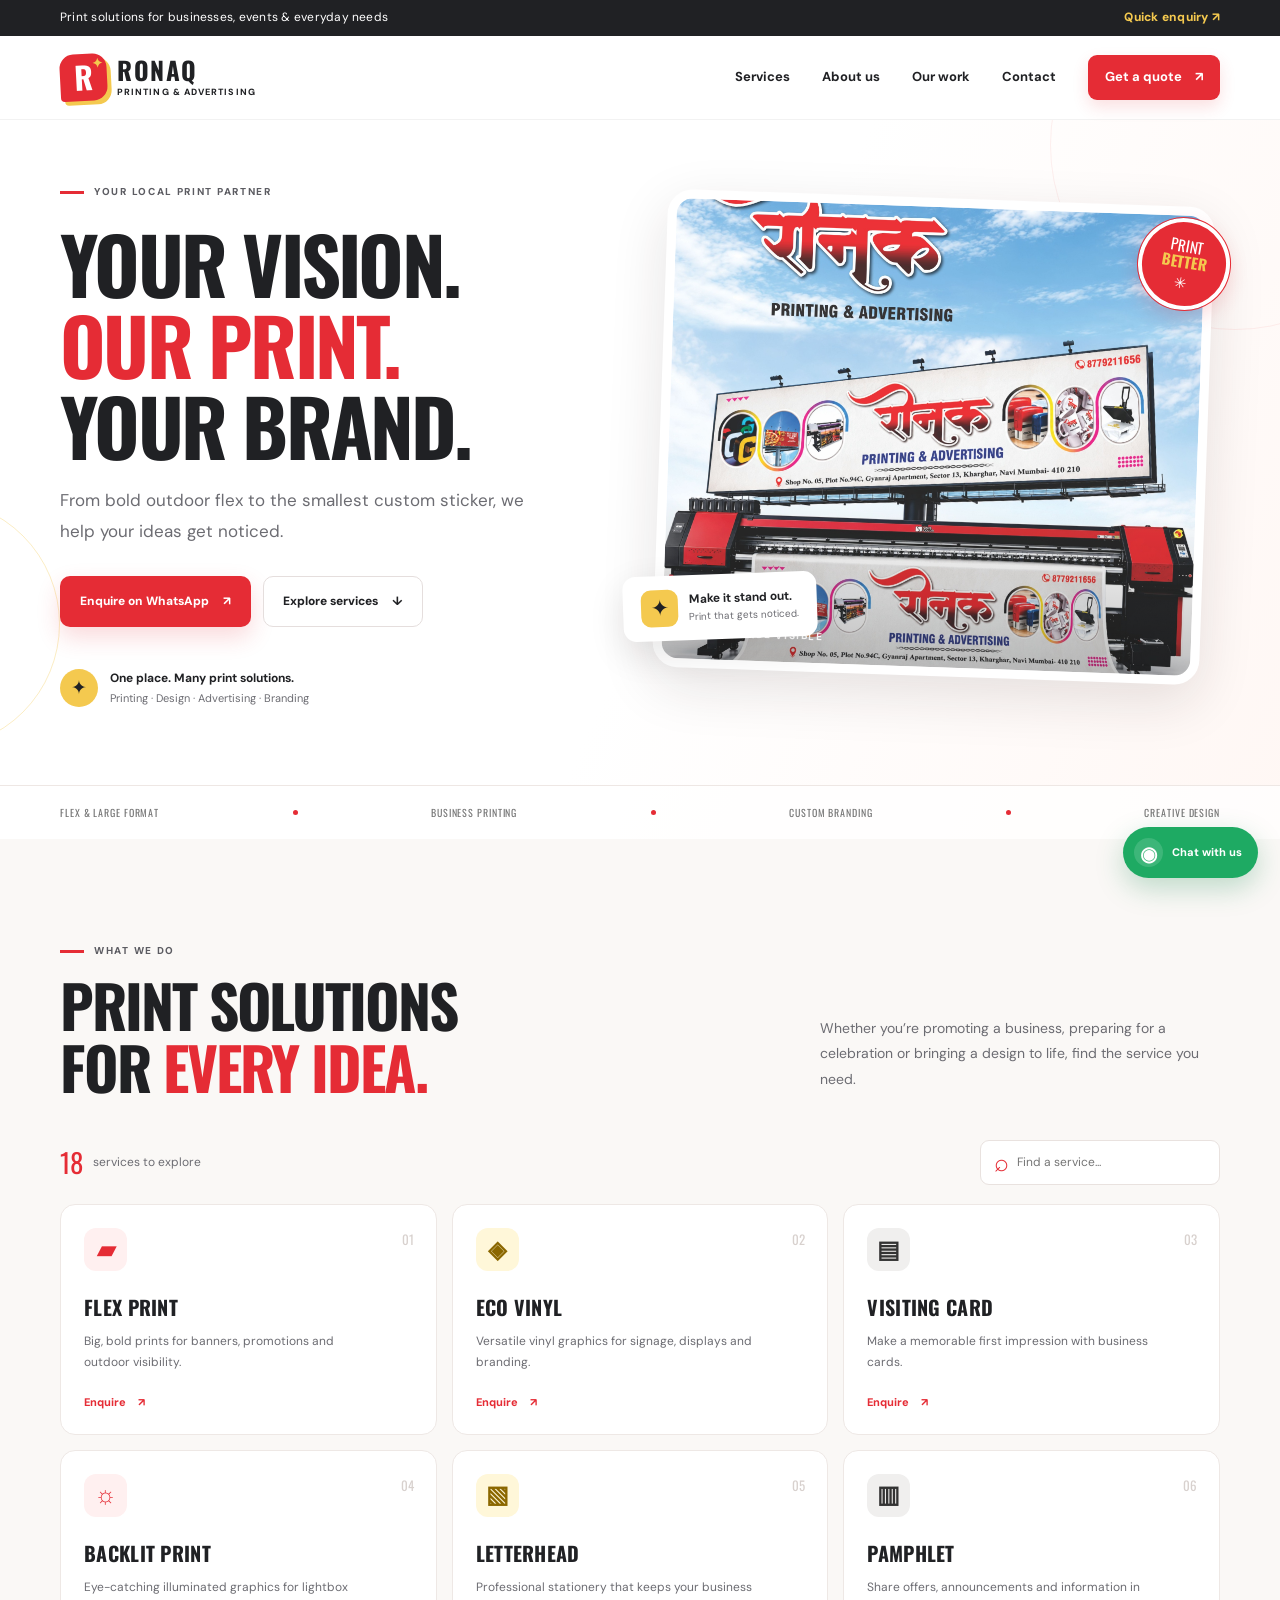
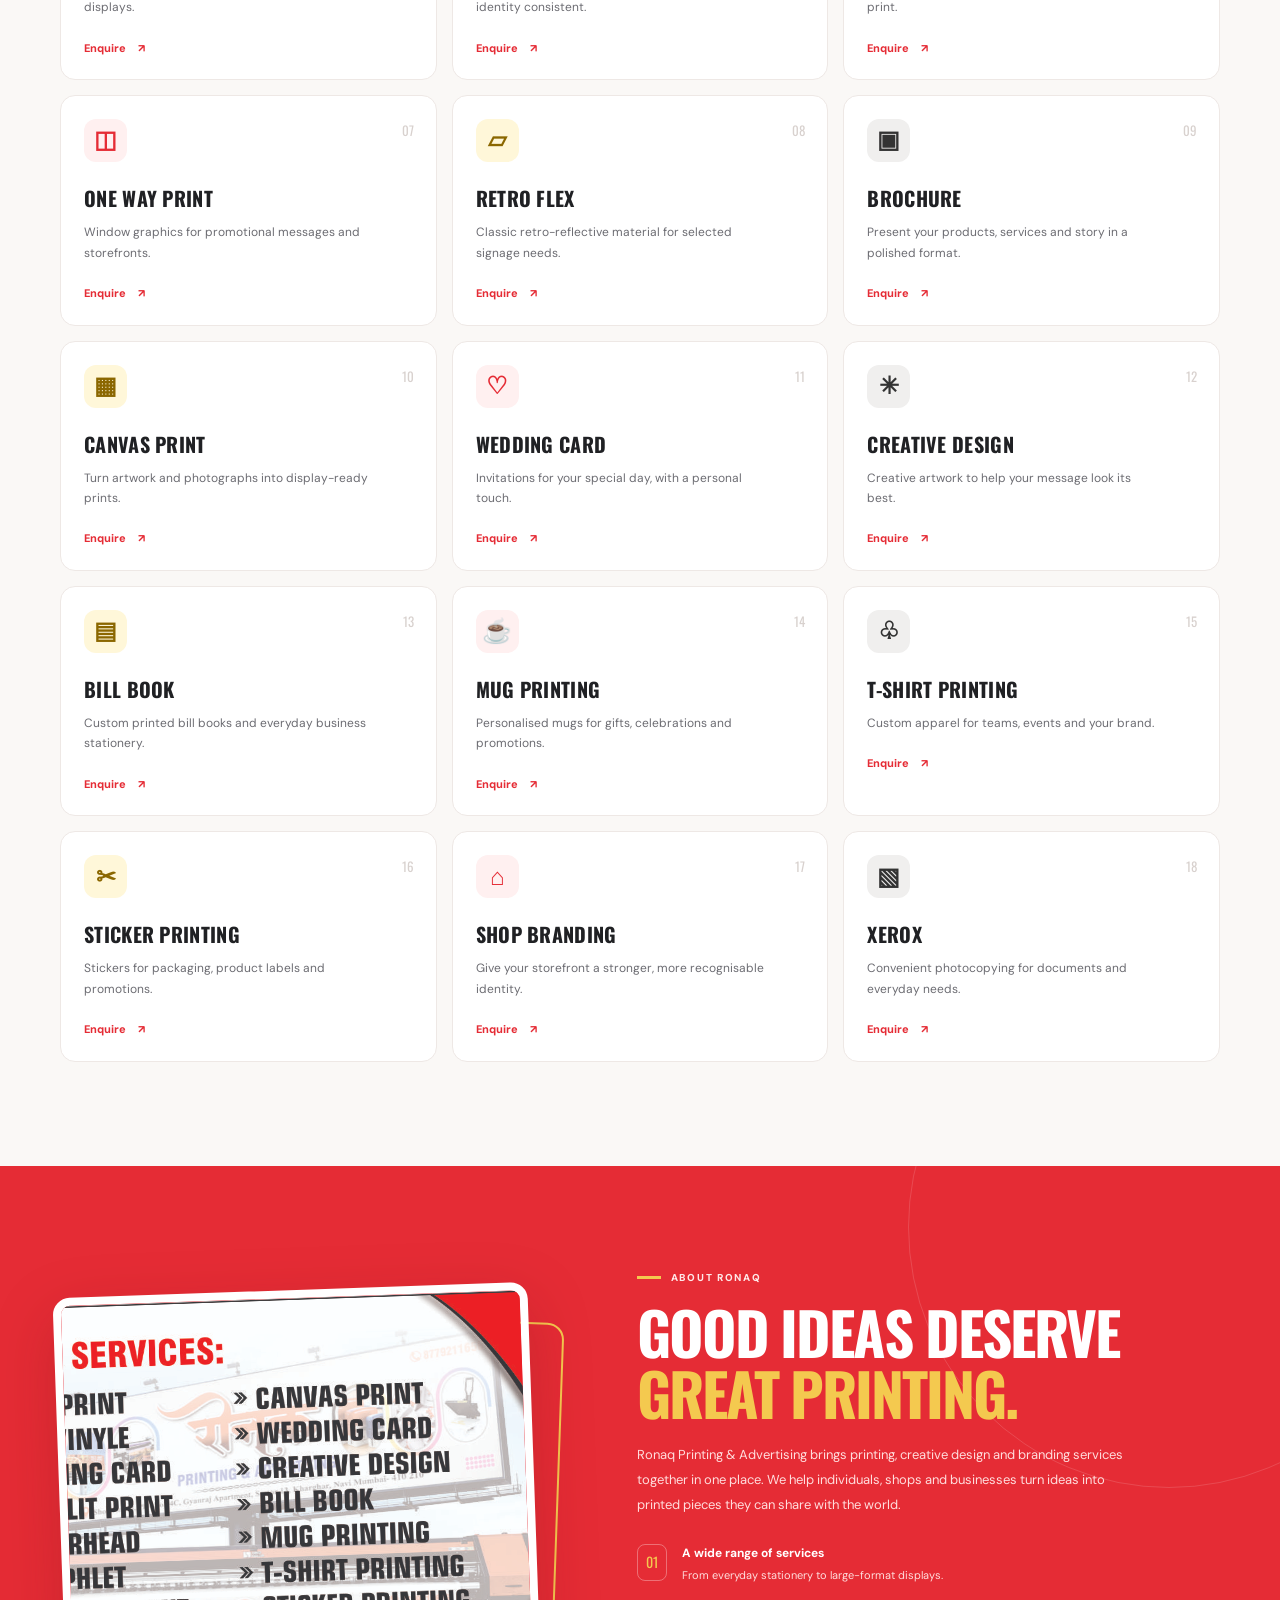
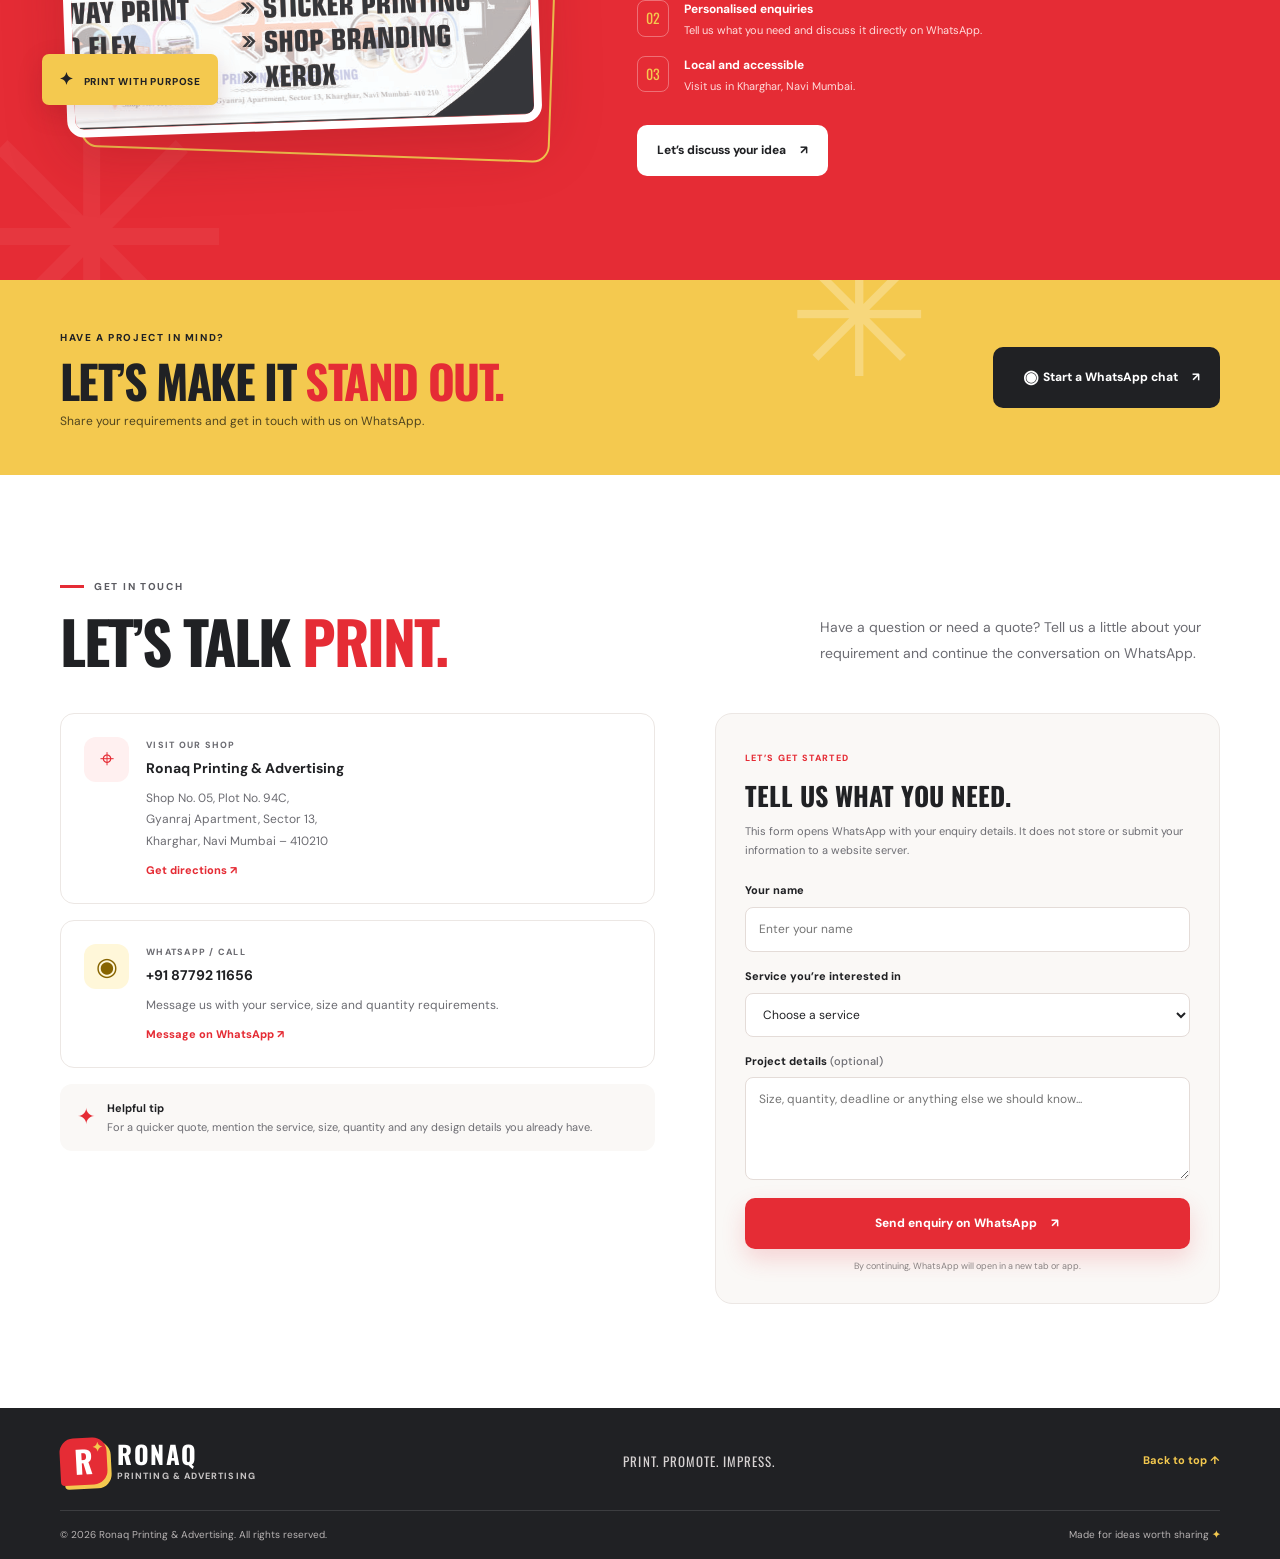
<file: index.html>
<!doctype html>
<html lang="en">
<head>
  <meta charset="utf-8">
  <meta name="viewport" content="width=device-width, initial-scale=1">
  <meta name="theme-color" content="#e52c35">
  <meta name="description" content="Ronaq Printing & Advertising in Kharghar, Navi Mumbai. Flex printing, visiting cards, shop branding, stickers, wedding cards and more. Enquire directly on WhatsApp.">
  <title>Ronaq Printing & Advertising | Print. Promote. Impress.</title>
  <link rel="preconnect" href="https://fonts.googleapis.com">
  <link rel="preconnect" href="https://fonts.gstatic.com" crossorigin>
  <link href="https://fonts.googleapis.com/css2?family=DM+Sans:wght@400;500;600;700;800&family=Oswald:wght@500;600;700&display=swap" rel="stylesheet">
  <link rel="stylesheet" href="styles.css">
</head>
<body>
  <div class="top-strip"><div class="container top-strip-inner"><span>Print solutions for businesses, events & everyday needs</span><a href="https://wa.me/918779211656?text=Hello%20Ronaq%2C%20I%27d%20like%20to%20enquire%20about%20your%20printing%20services." target="_blank" rel="noopener">Quick enquiry <span aria-hidden="true">↗</span></a></div></div>
  <header class="site-header" id="top">
    <div class="container nav-wrap">
      <a class="brand" href="#top" aria-label="Ronaq Printing and Advertising home"><span class="brand-mark">R<span class="brand-spark">✦</span></span><span class="brand-copy"><strong>RONAQ</strong><small>PRINTING &amp; ADVERTISING</small></span></a>
      <button class="menu-toggle" id="menuToggle" aria-label="Open navigation" aria-expanded="false"><span></span><span></span><span></span></button>
      <nav class="main-nav" id="mainNav" aria-label="Main navigation"><a href="#services">Services</a><a href="#about">About us</a><a href="#showcase">Our work</a><a href="#contact">Contact</a><a class="nav-cta" href="https://wa.me/918779211656" target="_blank" rel="noopener">Get a quote <span>↗</span></a></nav>
    </div>
  </header>

  <main>
    <section class="hero">
      <div class="hero-shape hero-shape-one"></div><div class="hero-shape hero-shape-two"></div>
      <div class="container hero-grid">
        <div class="hero-copy reveal">
          <div class="eyebrow"><span></span> YOUR LOCAL PRINT PARTNER</div>
          <h1>Your vision.<br><em>Our print.</em><br>Your brand.</h1>
          <p class="hero-lead">From bold outdoor flex to the smallest custom sticker, we help your ideas get noticed.</p>
          <div class="hero-actions"><a class="btn btn-primary" href="https://wa.me/918779211656?text=Hello%20Ronaq%2C%20I%27d%20like%20a%20printing%20quote.%20Please%20help%20me%20with%20your%20services." target="_blank" rel="noopener">Enquire on WhatsApp <span>↗</span></a><a class="btn btn-outline" href="#services">Explore services <span>↓</span></a></div>
          <div class="hero-proof"><div class="proof-icon">✦</div><div><strong>One place. Many print solutions.</strong><small>Printing · Design · Advertising · Branding</small></div></div>
        </div>
        <div class="hero-visual reveal" id="showcase">
          <div class="visual-frame"><img src="assets/printing-showcase.jpg" alt="Large-format printing and advertising showcase for Ronaq" fetchpriority="high"><div class="image-label"><span class="label-dot"></span><span>IDEAS MADE VISIBLE</span></div></div>
          <div class="floating-note"><span class="note-star">✦</span><span><strong>Make it stand out.</strong><small>Print that gets noticed.</small></span></div>
          <div class="visual-stamp">PRINT<br><b>BETTER</b><span>✳</span></div>
        </div>
      </div>
      <div class="hero-bottom"><div class="container hero-bottom-inner"><span>FLEX &amp; LARGE FORMAT</span><i></i><span>BUSINESS PRINTING</span><i></i><span>CUSTOM BRANDING</span><i></i><span>CREATIVE DESIGN</span></div></div>
    </section>

    <section class="services section-pad" id="services">
      <div class="container">
        <div class="section-heading reveal"><div><div class="eyebrow"><span></span> WHAT WE DO</div><h2>Print solutions<br>for <em>every idea.</em></h2></div><p>Whether you’re promoting a business, preparing for a celebration or bringing a design to life, find the service you need.</p></div>
        <div class="service-toolbar reveal"><div class="service-count"><span class="count-number">18</span><span>services to explore</span></div><label class="service-search"><span aria-hidden="true">⌕</span><input id="serviceSearch" type="search" placeholder="Find a service..." aria-label="Search services"></label></div>
        <div class="service-grid" id="serviceGrid">
          <article class="service-card reveal" data-name="Flex Print"><span class="service-icon icon-red">▰</span><span class="service-number">01</span><h3>Flex Print</h3><p>Big, bold prints for banners, promotions and outdoor visibility.</p><a href="#contact" data-service="Flex Print" class="service-link">Enquire <span>↗</span></a></article>
          <article class="service-card reveal" data-name="Eco Vinyl"><span class="service-icon icon-yellow">◈</span><span class="service-number">02</span><h3>Eco Vinyl</h3><p>Versatile vinyl graphics for signage, displays and branding.</p><a href="#contact" data-service="Eco Vinyl" class="service-link">Enquire <span>↗</span></a></article>
          <article class="service-card reveal" data-name="Visiting Card"><span class="service-icon icon-dark">▤</span><span class="service-number">03</span><h3>Visiting Card</h3><p>Make a memorable first impression with business cards.</p><a href="#contact" data-service="Visiting Card" class="service-link">Enquire <span>↗</span></a></article>
          <article class="service-card reveal" data-name="Backlit Print"><span class="service-icon icon-red">☼</span><span class="service-number">04</span><h3>Backlit Print</h3><p>Eye-catching illuminated graphics for lightbox displays.</p><a href="#contact" data-service="Backlit Print" class="service-link">Enquire <span>↗</span></a></article>
          <article class="service-card reveal" data-name="Letterhead"><span class="service-icon icon-yellow">▧</span><span class="service-number">05</span><h3>Letterhead</h3><p>Professional stationery that keeps your business identity consistent.</p><a href="#contact" data-service="Letterhead" class="service-link">Enquire <span>↗</span></a></article>
          <article class="service-card reveal" data-name="Pamphlet"><span class="service-icon icon-dark">▥</span><span class="service-number">06</span><h3>Pamphlet</h3><p>Share offers, announcements and information in print.</p><a href="#contact" data-service="Pamphlet" class="service-link">Enquire <span>↗</span></a></article>
          <article class="service-card reveal" data-name="One Way Print"><span class="service-icon icon-red">◫</span><span class="service-number">07</span><h3>One Way Print</h3><p>Window graphics for promotional messages and storefronts.</p><a href="#contact" data-service="One Way Print" class="service-link">Enquire <span>↗</span></a></article>
          <article class="service-card reveal" data-name="Retro Flex"><span class="service-icon icon-yellow">▱</span><span class="service-number">08</span><h3>Retro Flex</h3><p>Classic retro-reflective material for selected signage needs.</p><a href="#contact" data-service="Retro Flex" class="service-link">Enquire <span>↗</span></a></article>
          <article class="service-card reveal" data-name="Brochure"><span class="service-icon icon-dark">▣</span><span class="service-number">09</span><h3>Brochure</h3><p>Present your products, services and story in a polished format.</p><a href="#contact" data-service="Brochure" class="service-link">Enquire <span>↗</span></a></article>
          <article class="service-card reveal" data-name="Canvas Print"><span class="service-icon icon-yellow">▦</span><span class="service-number">10</span><h3>Canvas Print</h3><p>Turn artwork and photographs into display-ready prints.</p><a href="#contact" data-service="Canvas Print" class="service-link">Enquire <span>↗</span></a></article>
          <article class="service-card reveal" data-name="Wedding Card"><span class="service-icon icon-red">♡</span><span class="service-number">11</span><h3>Wedding Card</h3><p>Invitations for your special day, with a personal touch.</p><a href="#contact" data-service="Wedding Card" class="service-link">Enquire <span>↗</span></a></article>
          <article class="service-card reveal" data-name="Creative Design"><span class="service-icon icon-dark">✳</span><span class="service-number">12</span><h3>Creative Design</h3><p>Creative artwork to help your message look its best.</p><a href="#contact" data-service="Creative Design" class="service-link">Enquire <span>↗</span></a></article>
          <article class="service-card reveal" data-name="Bill Book"><span class="service-icon icon-yellow">▤</span><span class="service-number">13</span><h3>Bill Book</h3><p>Custom printed bill books and everyday business stationery.</p><a href="#contact" data-service="Bill Book" class="service-link">Enquire <span>↗</span></a></article>
          <article class="service-card reveal" data-name="Mug Printing"><span class="service-icon icon-red">☕</span><span class="service-number">14</span><h3>Mug Printing</h3><p>Personalised mugs for gifts, celebrations and promotions.</p><a href="#contact" data-service="Mug Printing" class="service-link">Enquire <span>↗</span></a></article>
          <article class="service-card reveal" data-name="T-Shirt Printing"><span class="service-icon icon-dark">♧</span><span class="service-number">15</span><h3>T-Shirt Printing</h3><p>Custom apparel for teams, events and your brand.</p><a href="#contact" data-service="T-Shirt Printing" class="service-link">Enquire <span>↗</span></a></article>
          <article class="service-card reveal" data-name="Sticker Printing"><span class="service-icon icon-yellow">✂</span><span class="service-number">16</span><h3>Sticker Printing</h3><p>Stickers for packaging, product labels and promotions.</p><a href="#contact" data-service="Sticker Printing" class="service-link">Enquire <span>↗</span></a></article>
          <article class="service-card reveal" data-name="Shop Branding"><span class="service-icon icon-red">⌂</span><span class="service-number">17</span><h3>Shop Branding</h3><p>Give your storefront a stronger, more recognisable identity.</p><a href="#contact" data-service="Shop Branding" class="service-link">Enquire <span>↗</span></a></article>
          <article class="service-card reveal" data-name="Xerox"><span class="service-icon icon-dark">▧</span><span class="service-number">18</span><h3>Xerox</h3><p>Convenient photocopying for documents and everyday needs.</p><a href="#contact" data-service="Xerox" class="service-link">Enquire <span>↗</span></a></article>
        </div>
        <p class="no-results" id="noResults" hidden>No services match that search. Try another keyword.</p>
      </div>
    </section>

    <section class="about section-pad" id="about">
      <div class="container about-grid"><div class="about-image reveal"><img src="assets/services-reference.jpg" alt="Ronaq's printing and advertising services reference artwork" loading="lazy"><div class="about-image-tag"><span>✦</span> PRINT WITH PURPOSE</div></div><div class="about-copy reveal"><div class="eyebrow eyebrow-light"><span></span> ABOUT RONAQ</div><h2>Good ideas deserve<br><em>great printing.</em></h2><p>Ronaq Printing &amp; Advertising brings printing, creative design and branding services together in one place. We help individuals, shops and businesses turn ideas into printed pieces they can share with the world.</p><div class="about-points"><div><span>01</span><p><strong>A wide range of services</strong><small>From everyday stationery to large-format displays.</small></p></div><div><span>02</span><p><strong>Personalised enquiries</strong><small>Tell us what you need and discuss it directly on WhatsApp.</small></p></div><div><span>03</span><p><strong>Local and accessible</strong><small>Visit us in Kharghar, Navi Mumbai.</small></p></div></div><a class="btn btn-white" href="https://wa.me/918779211656?text=Hello%20Ronaq%2C%20I%27d%20like%20to%20discuss%20a%20printing%20project." target="_blank" rel="noopener">Let’s discuss your idea <span>↗</span></a></div></div>
    </section>

    <section class="cta-band"><div class="container cta-inner"><div><span class="cta-kicker">HAVE A PROJECT IN MIND?</span><h2>Let’s make it <em>stand out.</em></h2><p>Share your requirements and get in touch with us on WhatsApp.</p></div><a class="btn btn-dark" href="https://wa.me/918779211656?text=Hello%20Ronaq%2C%20I%27d%20like%20to%20discuss%20a%20printing%20project.%20Please%20guide%20me." target="_blank" rel="noopener"><span class="wa-icon">◉</span> Start a WhatsApp chat <span>↗</span></a><div class="cta-spark">✳</div></div></section>

    <section class="contact section-pad" id="contact"><div class="container"><div class="section-heading contact-heading reveal"><div><div class="eyebrow"><span></span> GET IN TOUCH</div><h2>Let’s talk <em>print.</em></h2></div><p>Have a question or need a quote? Tell us a little about your requirement and continue the conversation on WhatsApp.</p></div><div class="contact-grid"><div class="contact-info reveal"><div class="contact-card"><span class="contact-icon">⌖</span><div><small>VISIT OUR SHOP</small><strong>Ronaq Printing &amp; Advertising</strong><p>Shop No. 05, Plot No. 94C,<br>Gyanraj Apartment, Sector 13,<br>Kharghar, Navi Mumbai – 410210</p><a href="https://www.google.com/maps/place/Ronaq+Printing+%26+Advertising/@19.045119,73.0701363,19z/data=!3m1!4b1!4m6!3m5!1s0x3be7c3212ff6cd13:0x23146d20b1e3acc3!8m2!3d19.0451177!4d73.07078!16s%2Fg%2F11zy0j0zl3?entry=ttu&g_ep=EgoyMDI2MTAxMy4wIKXMDSoASAFQAw%3D%3D" target="_blank" rel="noopener">Get directions ↗</a></div></div><div class="contact-card"><span class="contact-icon contact-icon-yellow">◉</span><div><small>WHATSAPP / CALL</small><strong>+91 87792 11656</strong><p>Message us with your service, size and quantity requirements.</p><a href="https://wa.me/918779211656?text=Hello%20Ronaq%2C%20I%27d%20like%20to%20make%20an%20enquiry." target="_blank" rel="noopener">Message on WhatsApp ↗</a></div></div><div class="contact-note"><span>✦</span><p><strong>Helpful tip</strong><br>For a quicker quote, mention the service, size, quantity and any design details you already have.</p></div></div>
        <form class="enquiry-form reveal" id="enquiryForm"><div class="form-heading"><span>LET’S GET STARTED</span><h3>Tell us what you need.</h3><p>This form opens WhatsApp with your enquiry details. It does not store or submit your information to a website server.</p></div><label for="customerName">Your name</label><input id="customerName" name="name" autocomplete="name" placeholder="Enter your name" required><label for="customerService">Service you’re interested in</label><select id="customerService" name="service" required><option value="">Choose a service</option><option>Flex Print</option><option>Eco Vinyl</option><option>Visiting Card</option><option>Backlit Print</option><option>Letterhead</option><option>Pamphlet</option><option>One Way Print</option><option>Retro Flex</option><option>Brochure</option><option>Canvas Print</option><option>Wedding Card</option><option>Creative Design</option><option>Bill Book</option><option>Mug Printing</option><option>T-Shirt Printing</option><option>Sticker Printing</option><option>Shop Branding</option><option>Xerox</option><option>Other / Not sure yet</option></select><label for="customerDetails">Project details <span>(optional)</span></label><textarea id="customerDetails" name="details" rows="4" placeholder="Size, quantity, deadline or anything else we should know..."></textarea><button class="btn btn-primary form-submit" type="submit">Send enquiry on WhatsApp <span>↗</span></button><p class="form-privacy">By continuing, WhatsApp will open in a new tab or app.</p></form></div></div></section>
  </main>

  <footer class="site-footer"><div class="container footer-main"><a class="brand brand-footer" href="#top"><span class="brand-mark">R<span class="brand-spark">✦</span></span><span class="brand-copy"><strong>RONAQ</strong><small>PRINTING &amp; ADVERTISING</small></span></a><p>Print. Promote. Impress.</p><a class="footer-top" href="#top">Back to top ↑</a></div><div class="container footer-bottom"><span>© <span id="year"></span> Ronaq Printing &amp; Advertising. All rights reserved.</span><span>Made for ideas worth sharing <b>✦</b></span></div></footer>
  <a class="floating-whatsapp" href="https://wa.me/918779211656?text=Hello%20Ronaq%2C%20I%27d%20like%20to%20enquire%20about%20your%20printing%20services." target="_blank" rel="noopener" aria-label="Chat with Ronaq on WhatsApp"><span class="wa-bubble">◉</span><span>Chat with us</span></a>
  <script src="script.js"></script>
</body>
</html>
</file>
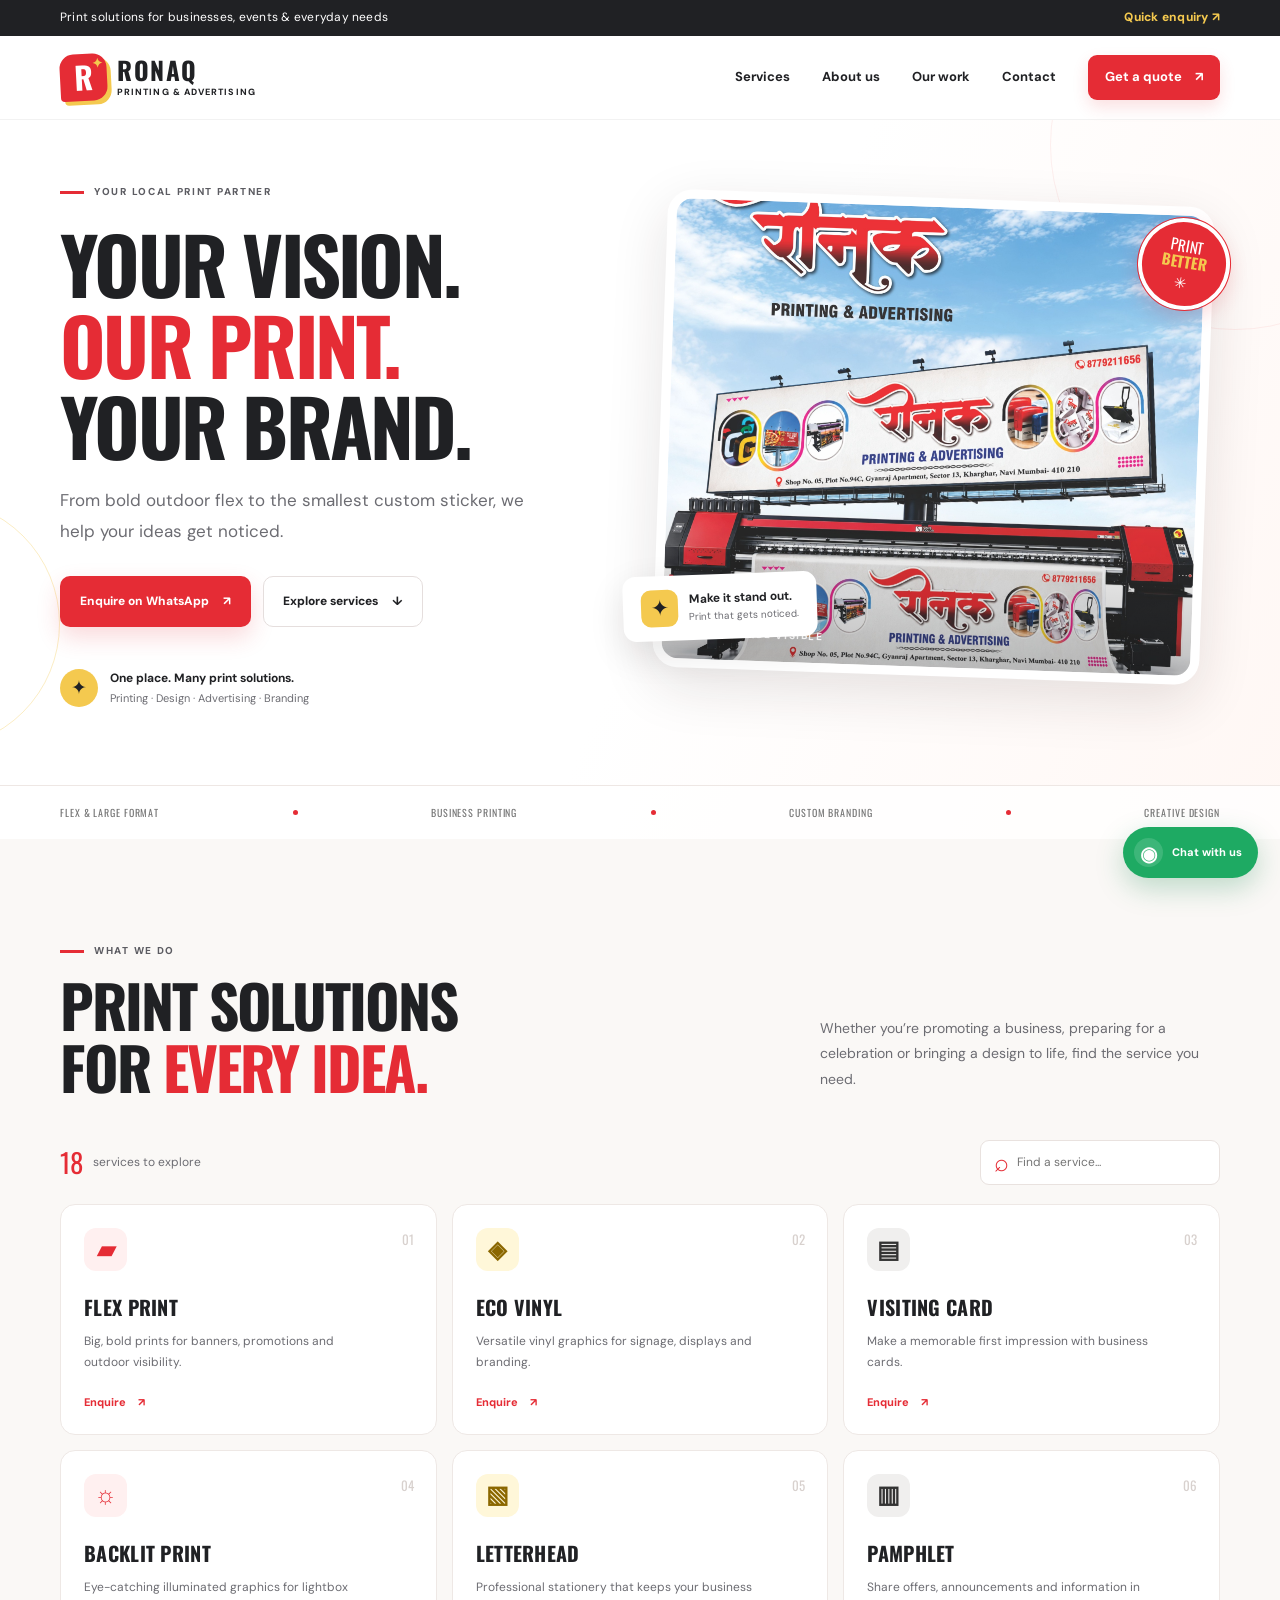
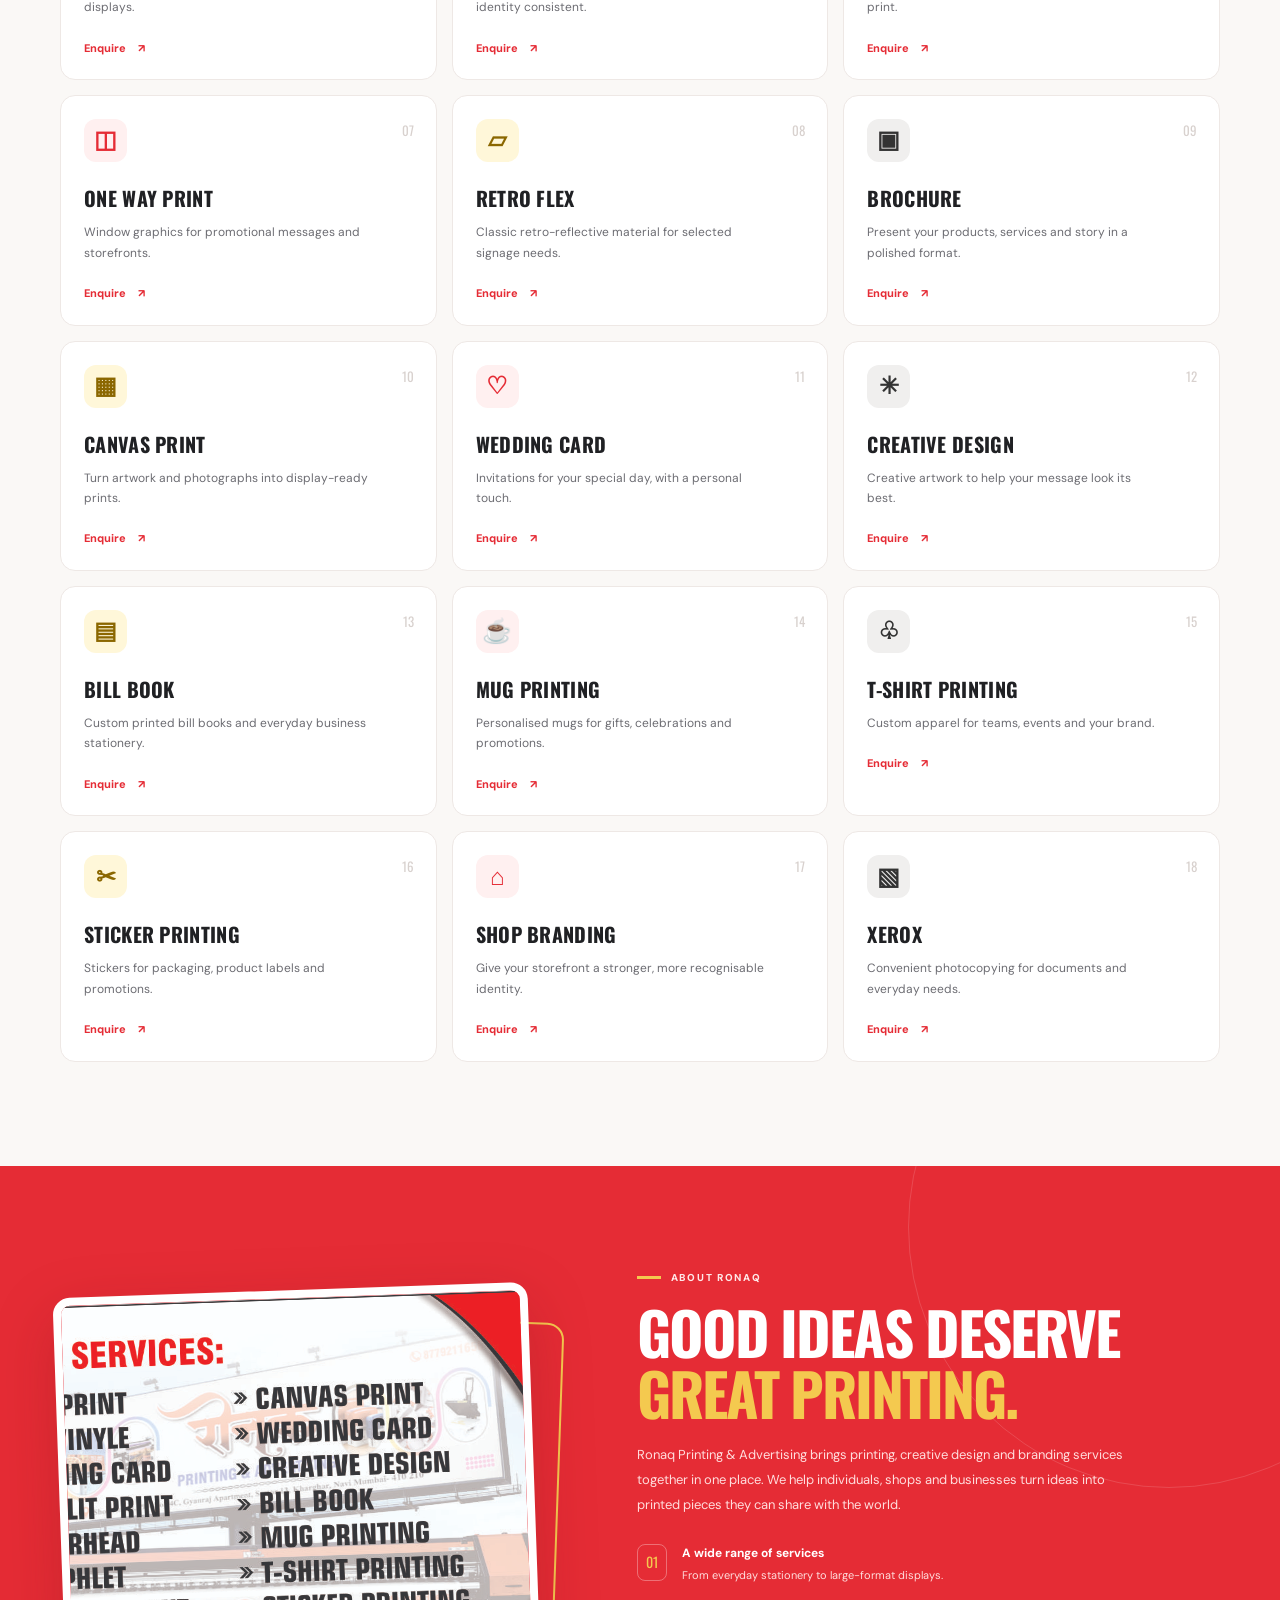
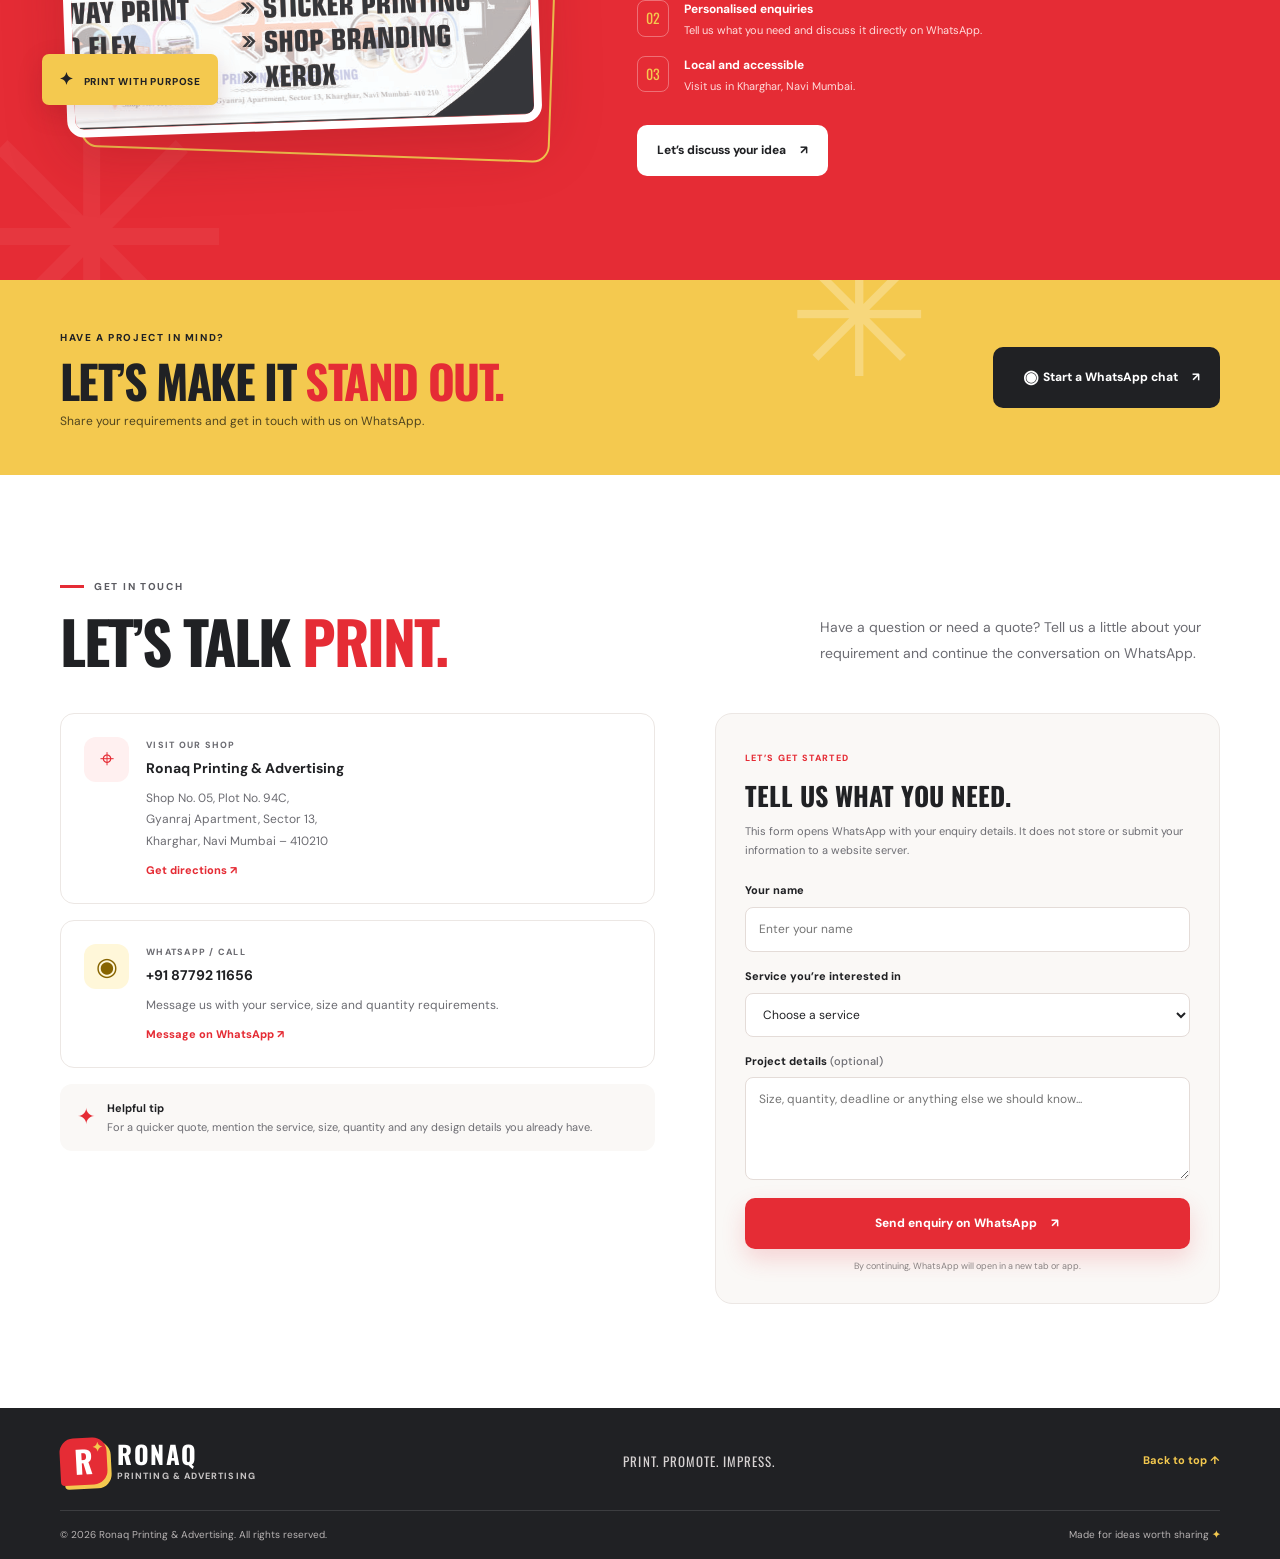
<file: index(1).html>
<!doctype html>
<html lang="en">
<head>
  <meta charset="utf-8">
  <meta name="viewport" content="width=device-width, initial-scale=1">
  <meta name="theme-color" content="#e52c35">
  <meta name="description" content="Ronaq Printing & Advertising in Kharghar, Navi Mumbai. Flex printing, visiting cards, shop branding, stickers, wedding cards and more. Enquire directly on WhatsApp.">
  <title>Ronaq Printing & Advertising | Print. Promote. Impress.</title>
  <link rel="preconnect" href="https://fonts.googleapis.com">
  <link rel="preconnect" href="https://fonts.gstatic.com" crossorigin>
  <link href="https://fonts.googleapis.com/css2?family=DM+Sans:wght@400;500;600;700;800&family=Oswald:wght@500;600;700&display=swap" rel="stylesheet">
  <link rel="stylesheet" href="styles.css">
</head>
<body>
  <div class="top-strip"><div class="container top-strip-inner"><span>Print solutions for businesses, events & everyday needs</span><a href="https://wa.me/918779211656?text=Hello%20Ronaq%2C%20I%27d%20like%20to%20enquire%20about%20your%20printing%20services." target="_blank" rel="noopener">Quick enquiry <span aria-hidden="true">↗</span></a></div></div>
  <header class="site-header" id="top">
    <div class="container nav-wrap">
      <a class="brand" href="#top" aria-label="Ronaq Printing and Advertising home"><span class="brand-mark">R<span class="brand-spark">✦</span></span><span class="brand-copy"><strong>RONAQ</strong><small>PRINTING &amp; ADVERTISING</small></span></a>
      <button class="menu-toggle" id="menuToggle" aria-label="Open navigation" aria-expanded="false"><span></span><span></span><span></span></button>
      <nav class="main-nav" id="mainNav" aria-label="Main navigation"><a href="#services">Services</a><a href="#about">About us</a><a href="#showcase">Our work</a><a href="#contact">Contact</a><a class="nav-cta" href="https://wa.me/918779211656" target="_blank" rel="noopener">Get a quote <span>↗</span></a></nav>
    </div>
  </header>

  <main>
    <section class="hero">
      <div class="hero-shape hero-shape-one"></div><div class="hero-shape hero-shape-two"></div>
      <div class="container hero-grid">
        <div class="hero-copy reveal">
          <div class="eyebrow"><span></span> YOUR LOCAL PRINT PARTNER</div>
          <h1>Your vision.<br><em>Our print.</em><br>Your brand.</h1>
          <p class="hero-lead">From bold outdoor flex to the smallest custom sticker, we help your ideas get noticed.</p>
          <div class="hero-actions"><a class="btn btn-primary" href="https://wa.me/918779211656?text=Hello%20Ronaq%2C%20I%27d%20like%20a%20printing%20quote.%20Please%20help%20me%20with%20your%20services." target="_blank" rel="noopener">Enquire on WhatsApp <span>↗</span></a><a class="btn btn-outline" href="#services">Explore services <span>↓</span></a></div>
          <div class="hero-proof"><div class="proof-icon">✦</div><div><strong>One place. Many print solutions.</strong><small>Printing · Design · Advertising · Branding</small></div></div>
        </div>
        <div class="hero-visual reveal" id="showcase">
          <div class="visual-frame"><img src="assets/printing-showcase.jpg" alt="Large-format printing and advertising showcase for Ronaq" fetchpriority="high"><div class="image-label"><span class="label-dot"></span><span>IDEAS MADE VISIBLE</span></div></div>
          <div class="floating-note"><span class="note-star">✦</span><span><strong>Make it stand out.</strong><small>Print that gets noticed.</small></span></div>
          <div class="visual-stamp">PRINT<br><b>BETTER</b><span>✳</span></div>
        </div>
      </div>
      <div class="hero-bottom"><div class="container hero-bottom-inner"><span>FLEX &amp; LARGE FORMAT</span><i></i><span>BUSINESS PRINTING</span><i></i><span>CUSTOM BRANDING</span><i></i><span>CREATIVE DESIGN</span></div></div>
    </section>

    <section class="services section-pad" id="services">
      <div class="container">
        <div class="section-heading reveal"><div><div class="eyebrow"><span></span> WHAT WE DO</div><h2>Print solutions<br>for <em>every idea.</em></h2></div><p>Whether you’re promoting a business, preparing for a celebration or bringing a design to life, find the service you need.</p></div>
        <div class="service-toolbar reveal"><div class="service-count"><span class="count-number">18</span><span>services to explore</span></div><label class="service-search"><span aria-hidden="true">⌕</span><input id="serviceSearch" type="search" placeholder="Find a service..." aria-label="Search services"></label></div>
        <div class="service-grid" id="serviceGrid">
          <article class="service-card reveal" data-name="Flex Print"><span class="service-icon icon-red">▰</span><span class="service-number">01</span><h3>Flex Print</h3><p>Big, bold prints for banners, promotions and outdoor visibility.</p><a href="#contact" data-service="Flex Print" class="service-link">Enquire <span>↗</span></a></article>
          <article class="service-card reveal" data-name="Eco Vinyl"><span class="service-icon icon-yellow">◈</span><span class="service-number">02</span><h3>Eco Vinyl</h3><p>Versatile vinyl graphics for signage, displays and branding.</p><a href="#contact" data-service="Eco Vinyl" class="service-link">Enquire <span>↗</span></a></article>
          <article class="service-card reveal" data-name="Visiting Card"><span class="service-icon icon-dark">▤</span><span class="service-number">03</span><h3>Visiting Card</h3><p>Make a memorable first impression with business cards.</p><a href="#contact" data-service="Visiting Card" class="service-link">Enquire <span>↗</span></a></article>
          <article class="service-card reveal" data-name="Backlit Print"><span class="service-icon icon-red">☼</span><span class="service-number">04</span><h3>Backlit Print</h3><p>Eye-catching illuminated graphics for lightbox displays.</p><a href="#contact" data-service="Backlit Print" class="service-link">Enquire <span>↗</span></a></article>
          <article class="service-card reveal" data-name="Letterhead"><span class="service-icon icon-yellow">▧</span><span class="service-number">05</span><h3>Letterhead</h3><p>Professional stationery that keeps your business identity consistent.</p><a href="#contact" data-service="Letterhead" class="service-link">Enquire <span>↗</span></a></article>
          <article class="service-card reveal" data-name="Pamphlet"><span class="service-icon icon-dark">▥</span><span class="service-number">06</span><h3>Pamphlet</h3><p>Share offers, announcements and information in print.</p><a href="#contact" data-service="Pamphlet" class="service-link">Enquire <span>↗</span></a></article>
          <article class="service-card reveal" data-name="One Way Print"><span class="service-icon icon-red">◫</span><span class="service-number">07</span><h3>One Way Print</h3><p>Window graphics for promotional messages and storefronts.</p><a href="#contact" data-service="One Way Print" class="service-link">Enquire <span>↗</span></a></article>
          <article class="service-card reveal" data-name="Retro Flex"><span class="service-icon icon-yellow">▱</span><span class="service-number">08</span><h3>Retro Flex</h3><p>Classic retro-reflective material for selected signage needs.</p><a href="#contact" data-service="Retro Flex" class="service-link">Enquire <span>↗</span></a></article>
          <article class="service-card reveal" data-name="Brochure"><span class="service-icon icon-dark">▣</span><span class="service-number">09</span><h3>Brochure</h3><p>Present your products, services and story in a polished format.</p><a href="#contact" data-service="Brochure" class="service-link">Enquire <span>↗</span></a></article>
          <article class="service-card reveal" data-name="Canvas Print"><span class="service-icon icon-yellow">▦</span><span class="service-number">10</span><h3>Canvas Print</h3><p>Turn artwork and photographs into display-ready prints.</p><a href="#contact" data-service="Canvas Print" class="service-link">Enquire <span>↗</span></a></article>
          <article class="service-card reveal" data-name="Wedding Card"><span class="service-icon icon-red">♡</span><span class="service-number">11</span><h3>Wedding Card</h3><p>Invitations for your special day, with a personal touch.</p><a href="#contact" data-service="Wedding Card" class="service-link">Enquire <span>↗</span></a></article>
          <article class="service-card reveal" data-name="Creative Design"><span class="service-icon icon-dark">✳</span><span class="service-number">12</span><h3>Creative Design</h3><p>Creative artwork to help your message look its best.</p><a href="#contact" data-service="Creative Design" class="service-link">Enquire <span>↗</span></a></article>
          <article class="service-card reveal" data-name="Bill Book"><span class="service-icon icon-yellow">▤</span><span class="service-number">13</span><h3>Bill Book</h3><p>Custom printed bill books and everyday business stationery.</p><a href="#contact" data-service="Bill Book" class="service-link">Enquire <span>↗</span></a></article>
          <article class="service-card reveal" data-name="Mug Printing"><span class="service-icon icon-red">☕</span><span class="service-number">14</span><h3>Mug Printing</h3><p>Personalised mugs for gifts, celebrations and promotions.</p><a href="#contact" data-service="Mug Printing" class="service-link">Enquire <span>↗</span></a></article>
          <article class="service-card reveal" data-name="T-Shirt Printing"><span class="service-icon icon-dark">♧</span><span class="service-number">15</span><h3>T-Shirt Printing</h3><p>Custom apparel for teams, events and your brand.</p><a href="#contact" data-service="T-Shirt Printing" class="service-link">Enquire <span>↗</span></a></article>
          <article class="service-card reveal" data-name="Sticker Printing"><span class="service-icon icon-yellow">✂</span><span class="service-number">16</span><h3>Sticker Printing</h3><p>Stickers for packaging, product labels and promotions.</p><a href="#contact" data-service="Sticker Printing" class="service-link">Enquire <span>↗</span></a></article>
          <article class="service-card reveal" data-name="Shop Branding"><span class="service-icon icon-red">⌂</span><span class="service-number">17</span><h3>Shop Branding</h3><p>Give your storefront a stronger, more recognisable identity.</p><a href="#contact" data-service="Shop Branding" class="service-link">Enquire <span>↗</span></a></article>
          <article class="service-card reveal" data-name="Xerox"><span class="service-icon icon-dark">▧</span><span class="service-number">18</span><h3>Xerox</h3><p>Convenient photocopying for documents and everyday needs.</p><a href="#contact" data-service="Xerox" class="service-link">Enquire <span>↗</span></a></article>
        </div>
        <p class="no-results" id="noResults" hidden>No services match that search. Try another keyword.</p>
      </div>
    </section>

    <section class="about section-pad" id="about">
      <div class="container about-grid"><div class="about-image reveal"><img src="assets/services-reference.jpg" alt="Ronaq's printing and advertising services reference artwork" loading="lazy"><div class="about-image-tag"><span>✦</span> PRINT WITH PURPOSE</div></div><div class="about-copy reveal"><div class="eyebrow eyebrow-light"><span></span> ABOUT RONAQ</div><h2>Good ideas deserve<br><em>great printing.</em></h2><p>Ronaq Printing &amp; Advertising brings printing, creative design and branding services together in one place. We help individuals, shops and businesses turn ideas into printed pieces they can share with the world.</p><div class="about-points"><div><span>01</span><p><strong>A wide range of services</strong><small>From everyday stationery to large-format displays.</small></p></div><div><span>02</span><p><strong>Personalised enquiries</strong><small>Tell us what you need and discuss it directly on WhatsApp.</small></p></div><div><span>03</span><p><strong>Local and accessible</strong><small>Visit us in Kharghar, Navi Mumbai.</small></p></div></div><a class="btn btn-white" href="https://wa.me/918779211656?text=Hello%20Ronaq%2C%20I%27d%20like%20to%20discuss%20a%20printing%20project." target="_blank" rel="noopener">Let’s discuss your idea <span>↗</span></a></div></div>
    </section>

    <section class="cta-band"><div class="container cta-inner"><div><span class="cta-kicker">HAVE A PROJECT IN MIND?</span><h2>Let’s make it <em>stand out.</em></h2><p>Share your requirements and get in touch with us on WhatsApp.</p></div><a class="btn btn-dark" href="https://wa.me/918779211656?text=Hello%20Ronaq%2C%20I%27d%20like%20to%20discuss%20a%20printing%20project.%20Please%20guide%20me." target="_blank" rel="noopener"><span class="wa-icon">◉</span> Start a WhatsApp chat <span>↗</span></a><div class="cta-spark">✳</div></div></section>

    <section class="contact section-pad" id="contact"><div class="container"><div class="section-heading contact-heading reveal"><div><div class="eyebrow"><span></span> GET IN TOUCH</div><h2>Let’s talk <em>print.</em></h2></div><p>Have a question or need a quote? Tell us a little about your requirement and continue the conversation on WhatsApp.</p></div><div class="contact-grid"><div class="contact-info reveal"><div class="contact-card"><span class="contact-icon">⌖</span><div><small>VISIT OUR SHOP</small><strong>Ronaq Printing &amp; Advertising</strong><p>Shop No. 05, Plot No. 94C,<br>Gyanraj Apartment, Sector 13,<br>Kharghar, Navi Mumbai – 410210</p><a href="https://www.google.com/maps/search/?api=1&query=Shop%20No.%2005%2C%20Plot%20No.%2094C%2C%20Gyanraj%20Apartment%2C%20Sector%2013%2C%20Kharghar%2C%20Navi%20Mumbai%20410210" target="_blank" rel="noopener">Get directions ↗</a></div></div><div class="contact-card"><span class="contact-icon contact-icon-yellow">◉</span><div><small>WHATSAPP / CALL</small><strong>+91 87792 11656</strong><p>Message us with your service, size and quantity requirements.</p><a href="https://wa.me/918779211656?text=Hello%20Ronaq%2C%20I%27d%20like%20to%20make%20an%20enquiry." target="_blank" rel="noopener">Message on WhatsApp ↗</a></div></div><div class="contact-note"><span>✦</span><p><strong>Helpful tip</strong><br>For a quicker quote, mention the service, size, quantity and any design details you already have.</p></div></div>
        <form class="enquiry-form reveal" id="enquiryForm"><div class="form-heading"><span>LET’S GET STARTED</span><h3>Tell us what you need.</h3><p>This form opens WhatsApp with your enquiry details. It does not store or submit your information to a website server.</p></div><label for="customerName">Your name</label><input id="customerName" name="name" autocomplete="name" placeholder="Enter your name" required><label for="customerService">Service you’re interested in</label><select id="customerService" name="service" required><option value="">Choose a service</option><option>Flex Print</option><option>Eco Vinyl</option><option>Visiting Card</option><option>Backlit Print</option><option>Letterhead</option><option>Pamphlet</option><option>One Way Print</option><option>Retro Flex</option><option>Brochure</option><option>Canvas Print</option><option>Wedding Card</option><option>Creative Design</option><option>Bill Book</option><option>Mug Printing</option><option>T-Shirt Printing</option><option>Sticker Printing</option><option>Shop Branding</option><option>Xerox</option><option>Other / Not sure yet</option></select><label for="customerDetails">Project details <span>(optional)</span></label><textarea id="customerDetails" name="details" rows="4" placeholder="Size, quantity, deadline or anything else we should know..."></textarea><button class="btn btn-primary form-submit" type="submit">Send enquiry on WhatsApp <span>↗</span></button><p class="form-privacy">By continuing, WhatsApp will open in a new tab or app.</p></form></div></div></section>
  </main>

  <footer class="site-footer"><div class="container footer-main"><a class="brand brand-footer" href="#top"><span class="brand-mark">R<span class="brand-spark">✦</span></span><span class="brand-copy"><strong>RONAQ</strong><small>PRINTING &amp; ADVERTISING</small></span></a><p>Print. Promote. Impress.</p><a class="footer-top" href="#top">Back to top ↑</a></div><div class="container footer-bottom"><span>© <span id="year"></span> Ronaq Printing &amp; Advertising. All rights reserved.</span><span>Made for ideas worth sharing <b>✦</b></span></div></footer>
  <a class="floating-whatsapp" href="https://wa.me/918779211656?text=Hello%20Ronaq%2C%20I%27d%20like%20to%20enquire%20about%20your%20printing%20services." target="_blank" rel="noopener" aria-label="Chat with Ronaq on WhatsApp"><span class="wa-bubble">◉</span><span>Chat with us</span></a>
  <script src="script.js"></script>
</body>
</html>
</file>
<file: styles.css>
:root{--red:#e52c35;--red-dark:#bf1f29;--red-soft:#fff0f0;--yellow:#f4c94f;--ink:#202124;--muted:#6c6c72;--paper:#fff;--offwhite:#faf8f6;--line:#ece7e4;--radius:20px;--shadow:0 18px 55px rgba(39,24,24,.12)}
*{box-sizing:border-box}html{scroll-behavior:smooth;scroll-padding-top:90px}body{margin:0;font-family:'DM Sans',sans-serif;color:var(--ink);background:#fff;line-height:1.6}body.menu-open{overflow:hidden}a{color:inherit;text-decoration:none}img{display:block;max-width:100%}button,input,select,textarea{font:inherit}.container{width:min(1160px,calc(100% - 48px));margin-inline:auto}.top-strip{background:var(--ink);color:#fff;font-size:12px;letter-spacing:.02em}.top-strip-inner{min-height:36px;display:flex;justify-content:space-between;align-items:center;gap:18px}.top-strip a{color:var(--yellow);font-weight:800}.site-header{position:sticky;top:0;z-index:50;background:rgba(255,255,255,.94);backdrop-filter:blur(16px);border-bottom:1px solid rgba(32,33,36,.06)}.nav-wrap{min-height:83px;display:flex;align-items:center;justify-content:space-between;gap:32px}.brand{display:inline-flex;align-items:center;gap:10px;flex-shrink:0}.brand-mark{width:47px;height:47px;background:var(--red);border-radius:14px 14px 14px 4px;color:white;display:grid;place-items:center;font-family:'Oswald',sans-serif;font-size:31px;font-weight:700;position:relative;line-height:1;box-shadow:4px 4px 0 var(--yellow);transform:rotate(-3deg)}.brand-spark{position:absolute;font-family:sans-serif;font-size:13px;color:var(--yellow);right:3px;top:3px}.brand-copy{display:flex;flex-direction:column;line-height:1.05}.brand-copy strong{font-family:'Oswald',sans-serif;font-size:25px;letter-spacing:.06em}.brand-copy small{font-size:9px;font-weight:800;letter-spacing:.12em;margin-top:5px}.main-nav{display:flex;align-items:center;gap:32px;font-size:13px;font-weight:700}.main-nav>a:not(.nav-cta){transition:color .2s}.main-nav>a:not(.nav-cta):hover{color:var(--red)}.nav-cta{padding:12px 17px;background:var(--red);color:white;border-radius:9px;box-shadow:0 7px 16px #e52c3526}.nav-cta span,.btn span{margin-left:10px}.menu-toggle{display:none;background:none;border:0;padding:10px}.menu-toggle span{display:block;width:24px;height:2px;background:var(--ink);margin:5px}
.hero{position:relative;overflow:hidden;background:linear-gradient(115deg,#fff 0%,#fff 54%,#fff7f4 100%);padding-top:64px}.hero-grid{display:grid;grid-template-columns:.95fr 1.05fr;align-items:center;gap:55px;padding-bottom:78px;position:relative;z-index:1}.eyebrow{display:flex;align-items:center;gap:10px;font-size:10px;font-weight:800;letter-spacing:.17em;color:#5c5c62}.eyebrow>span{display:inline-block;width:24px;height:3px;background:var(--red)}h1,h2,h3,p{margin-top:0}.hero h1,.section-heading h2,.about h2,.cta-band h2{font-family:'Oswald',sans-serif;text-transform:uppercase;font-weight:700;letter-spacing:-.035em;line-height:1.04;margin:23px 0 19px;font-size:clamp(48px,6.2vw,78px)}h1 em,h2 em{font-style:normal;color:var(--red)}.hero-lead{font-size:17px;max-width:470px;color:var(--muted);line-height:1.8}.hero-actions{display:flex;gap:12px;flex-wrap:wrap;margin-top:29px}.btn{display:inline-flex;align-items:center;justify-content:center;gap:4px;padding:15px 19px;border-radius:10px;font-size:12px;font-weight:800;transition:transform .2s,box-shadow .2s,background .2s;border:1px solid transparent;cursor:pointer}.btn:hover{transform:translateY(-3px)}.btn-primary{background:var(--red);color:#fff;box-shadow:0 10px 23px #e52c352e}.btn-primary:hover{background:var(--red-dark);box-shadow:0 14px 28px #e52c353b}.btn-outline{border-color:#e5dedd;background:#fff}.btn-outline:hover{border-color:var(--red);color:var(--red)}.hero-proof{display:flex;align-items:center;gap:12px;margin-top:42px}.proof-icon{width:38px;height:38px;border-radius:50%;background:var(--yellow);display:grid;place-items:center;color:var(--ink);font-size:19px}.hero-proof div:last-child{display:flex;flex-direction:column}.hero-proof strong{font-size:12px}.hero-proof small{font-size:11px;color:var(--muted);margin-top:2px}.hero-visual{position:relative;max-width:560px;justify-self:end;width:100%;padding:0 13px 18px 0}.visual-frame{background:#fff;border:9px solid white;border-radius:25px;box-shadow:var(--shadow);transform:rotate(2deg);overflow:hidden;position:relative}.visual-frame:after{content:"";position:absolute;inset:0;background:linear-gradient(180deg,transparent 65%,rgba(0,0,0,.25))}.visual-frame img{width:100%;height:460px;object-fit:cover;object-position:center 56%}.image-label{position:absolute;z-index:2;bottom:18px;left:19px;color:white;font-size:10px;letter-spacing:.16em;font-weight:800;display:flex;align-items:center;gap:8px}.label-dot{width:7px;height:7px;background:var(--yellow);border-radius:50%}.floating-note{position:absolute;z-index:3;left:-37px;bottom:55px;display:flex;align-items:center;gap:11px;background:white;padding:14px 18px;border-radius:13px;box-shadow:0 12px 36px #1913131c;transform:rotate(-2deg)}.note-star{background:var(--yellow);width:37px;height:37px;display:grid;place-items:center;border-radius:10px;font-size:22px}.floating-note span:last-child{display:flex;flex-direction:column}.floating-note strong{font-size:12px}.floating-note small{font-size:10px;color:var(--muted)}.visual-stamp{position:absolute;right:-10px;top:20px;z-index:4;background:var(--red);color:#fff;border:4px solid #fff;outline:1px solid var(--red);width:92px;height:92px;border-radius:50%;display:flex;flex-direction:column;align-items:center;justify-content:center;font-family:'Oswald',sans-serif;font-size:15px;line-height:1.05;transform:rotate(10deg);box-shadow:0 8px 20px #e52c3530}.visual-stamp b{color:var(--yellow)}.visual-stamp span{font-size:15px;margin-top:4px}.hero-shape{position:absolute;border-radius:50%;pointer-events:none}.hero-shape-one{width:370px;height:370px;border:1px solid #e52c3512;right:-140px;top:-160px}.hero-shape-two{width:250px;height:250px;border:1px solid #f4c94f55;left:-190px;bottom:90px}.hero-bottom{border-top:1px solid #eee7e4;background:#ffffffc9}.hero-bottom-inner{display:flex;align-items:center;justify-content:space-between;gap:15px;min-height:53px;font-family:'Oswald',sans-serif;letter-spacing:.09em;font-size:10px;color:#777}.hero-bottom i{width:5px;height:5px;background:var(--red);border-radius:50%}
.section-pad{padding:104px 0}.services{background:var(--offwhite)}.section-heading{display:flex;justify-content:space-between;align-items:end;gap:45px;margin-bottom:43px}.section-heading h2,.about h2,.cta-band h2{font-size:clamp(40px,5vw,59px);margin:15px 0 0}.section-heading>p{max-width:400px;color:var(--muted);font-size:14px;line-height:1.85;margin-bottom:4px}.service-toolbar{display:flex;align-items:center;justify-content:space-between;margin-bottom:19px;gap:20px}.service-count{display:flex;align-items:center;gap:10px;color:var(--muted);font-size:12px}.count-number{font-family:'Oswald',sans-serif;font-size:27px;color:var(--red)}.service-search{display:flex;align-items:center;gap:8px;background:#fff;border:1px solid #e9e2df;border-radius:9px;padding:0 13px;width:240px;color:var(--red)}.service-search>span{font-size:25px;line-height:1}.service-search input{border:0;outline:0;width:100%;padding:12px 0;background:transparent;font-size:12px}.service-grid{display:grid;grid-template-columns:repeat(3,minmax(0,1fr));gap:15px}.service-card{position:relative;background:#fff;border:1px solid #eee8e5;border-radius:15px;padding:23px 23px 20px;min-height:226px;overflow:hidden;transition:transform .25s,box-shadow .25s,border-color .25s}.service-card:hover{transform:translateY(-5px);box-shadow:0 16px 34px #2d1b1b0c;border-color:#f0b6b8}.service-icon{width:43px;height:43px;border-radius:12px;display:grid;place-items:center;font-size:24px;font-weight:800;margin-bottom:20px}.icon-red{background:#fff0f0;color:var(--red)}.icon-yellow{background:#fff7d9;color:#8b6700}.icon-dark{background:#f0efee;color:#333}.service-number{position:absolute;right:22px;top:24px;font-family:'Oswald',sans-serif;color:#d8d1ce;font-size:13px}.service-card h3{font-family:'Oswald',sans-serif;font-size:20px;text-transform:uppercase;letter-spacing:.015em;margin-bottom:8px}.service-card p{color:var(--muted);font-size:12px;line-height:1.7;margin-bottom:16px;max-width:290px}.service-link{font-size:11px;font-weight:800;color:var(--red);display:inline-flex;gap:12px;align-items:center}.service-link span{transition:transform .2s}.service-link:hover span{transform:translate(3px,-3px)}.no-results{padding:24px;text-align:center;background:#fff;border-radius:12px;color:var(--muted)}
.about{background:var(--red);color:#fff;overflow:hidden;position:relative}.about:before{content:"";position:absolute;right:-150px;top:-200px;width:520px;height:520px;border:1px solid #ffffff24;border-radius:50%}.about:after{content:"✳";position:absolute;left:-55px;bottom:-140px;color:#ffffff0d;font-size:350px;line-height:1}.about-grid{display:grid;grid-template-columns:.92fr 1.08fr;align-items:center;gap:80px;position:relative;z-index:1}.about-image{position:relative;padding:0 22px 25px 0}.about-image img{width:100%;height:440px;object-fit:cover;object-position:center;border:8px solid white;border-radius:17px;box-shadow:0 20px 60px #7c121a42;transform:rotate(-2deg)}.about-image:after{content:"";position:absolute;z-index:-1;left:28px;right:0;top:25px;bottom:0;border:2px solid var(--yellow);border-radius:17px;transform:rotate(2deg)}.about-image-tag{position:absolute;left:-18px;bottom:50px;background:var(--yellow);color:var(--ink);padding:12px 17px;border-radius:7px;font-size:10px;font-weight:800;letter-spacing:.08em;box-shadow:0 8px 25px #6810182c}.about-image-tag span{font-size:17px;margin-right:7px}.eyebrow-light{color:#ffe8e8}.eyebrow-light>span{background:var(--yellow)}.about h2{margin-bottom:20px}.about h2 em{color:var(--yellow)}.about-copy>p{font-size:13px;color:#ffdddd;line-height:1.9;max-width:510px}.about-points{margin:27px 0 29px;display:grid;gap:16px}.about-points>div{display:flex;gap:15px;align-items:start}.about-points>div>span{font-family:'Oswald',sans-serif;font-size:14px;color:var(--yellow);border:1px solid #ffffff52;border-radius:8px;padding:6px 8px}.about-points p{display:flex;flex-direction:column;margin:0;gap:3px}.about-points strong{font-size:12px}.about-points small{font-size:11px;color:#ffdddd}.btn-white{background:#fff;color:var(--ink)}.btn-white:hover{background:var(--yellow)}.cta-band{background:var(--yellow);padding:43px 0;overflow:hidden}.cta-inner{display:flex;align-items:center;justify-content:space-between;gap:30px;position:relative}.cta-kicker{font-size:10px;font-weight:800;letter-spacing:.16em}.cta-band h2{font-size:clamp(32px,4vw,46px);margin:8px 0}.cta-band h2 em{color:var(--red)}.cta-band p{margin:0;font-size:12px;color:#51451e}.btn-dark{background:var(--ink);color:white;position:relative;z-index:1}.btn-dark:hover{background:#3c3c3c}.wa-icon{font-size:18px}.cta-spark{position:absolute;right:25%;top:-90px;font-size:170px;color:#ffffff42;line-height:1}
.contact{background:#fff}.contact-heading{margin-bottom:42px}.contact-grid{display:grid;grid-template-columns:1fr .85fr;gap:60px;align-items:start}.contact-info{display:grid;gap:16px}.contact-card{display:flex;gap:17px;padding:23px;border:1px solid var(--line);border-radius:14px;background:#fff}.contact-icon{width:45px;height:45px;flex-shrink:0;border-radius:12px;display:grid;place-items:center;background:var(--red-soft);color:var(--red);font-size:25px}.contact-icon-yellow{background:#fff7d9;color:#876400}.contact-card>div{display:flex;flex-direction:column;align-items:flex-start}.contact-card small{font-size:9px;letter-spacing:.14em;font-weight:800;color:var(--muted);margin:1px 0 5px}.contact-card strong{font-size:14px}.contact-card p{font-size:12px;color:var(--muted);line-height:1.8;margin:8px 0}.contact-card a{font-size:11px;font-weight:800;color:var(--red);margin-top:2px}.contact-note{display:flex;gap:12px;align-items:start;padding:15px 17px;background:var(--offwhite);border-radius:12px}.contact-note>span{color:var(--red);font-size:22px}.contact-note p{font-size:11px;line-height:1.7;color:var(--muted);margin:0}.contact-note strong{color:var(--ink)}.enquiry-form{background:var(--offwhite);border:1px solid var(--line);padding:29px;border-radius:17px;display:flex;flex-direction:column}.form-heading>span{font-size:9px;font-weight:800;letter-spacing:.15em;color:var(--red)}.form-heading h3{font-family:'Oswald',sans-serif;text-transform:uppercase;font-size:26px;margin:6px 0}.form-heading p{font-size:11px;color:var(--muted);line-height:1.7;margin-bottom:23px}.enquiry-form label{font-size:11px;font-weight:800;margin:0 0 7px}.enquiry-form label span{font-weight:500;color:var(--muted)}.enquiry-form input,.enquiry-form select,.enquiry-form textarea{width:100%;border:1px solid #e4dcd8;background:white;border-radius:8px;padding:12px 13px;margin-bottom:16px;outline:0;font-size:12px;color:var(--ink);transition:border-color .2s,box-shadow .2s}.enquiry-form input:focus,.enquiry-form select:focus,.enquiry-form textarea:focus{border-color:var(--red);box-shadow:0 0 0 3px #e52c3515}.enquiry-form textarea{resize:vertical;min-height:90px}.form-submit{width:100%;margin-top:2px}.form-privacy{text-align:center;font-size:9px;color:#898282;margin:10px 0 0}.site-footer{background:var(--ink);color:#fff;padding:30px 0 0}.footer-main{display:flex;align-items:center;justify-content:space-between;gap:20px;padding-bottom:25px}.brand-footer .brand-copy small{color:#c7c4c4}.footer-main>p{font-family:'Oswald',sans-serif;text-transform:uppercase;letter-spacing:.08em;font-size:13px;color:#d6d2d2;margin:0}.footer-top{font-size:11px;font-weight:700;color:var(--yellow)}.footer-bottom{border-top:1px solid #ffffff20;padding:16px 0;display:flex;justify-content:space-between;gap:18px;color:#b7b3b3;font-size:10px}.footer-bottom b{color:var(--yellow)}.floating-whatsapp{position:fixed;z-index:40;right:22px;bottom:22px;display:flex;align-items:center;gap:9px;padding:11px 16px 11px 11px;background:#1eaa63;color:#fff;border-radius:100px;box-shadow:0 10px 28px #12834842;font-size:11px;font-weight:800;transition:transform .2s,box-shadow .2s}.floating-whatsapp:hover{transform:translateY(-3px);box-shadow:0 15px 34px #1283485e}.wa-bubble{display:grid;place-items:center;width:29px;height:29px;border-radius:50%;background:#ffffff24;font-size:20px}.reveal{opacity:0;transform:translateY(16px);transition:opacity .65s ease,transform .65s ease}.reveal.is-visible{opacity:1;transform:translateY(0)}
@media(max-width:900px){.container{width:min(100% - 36px,700px)}.nav-wrap{min-height:74px}.menu-toggle{display:block;z-index:3}.main-nav{display:none;position:absolute;top:74px;left:0;right:0;background:#fff;padding:20px 24px 25px;box-shadow:0 15px 25px #17101014;flex-direction:column;align-items:stretch;gap:0}.main-nav.is-open{display:flex}.main-nav>a:not(.nav-cta){padding:13px 0;border-bottom:1px solid var(--line)}.nav-cta{margin-top:15px;text-align:center}.hero{padding-top:45px}.hero-grid{grid-template-columns:1fr;gap:40px;padding-bottom:50px}.hero-copy{max-width:650px}.hero h1{font-size:clamp(52px,10vw,76px)}.hero-visual{width:min(100%,570px);justify-self:center;margin-left:15px}.visual-frame img{height:clamp(300px,65vw,440px)}.floating-note{left:-14px}.visual-stamp{right:-5px}.hero-bottom-inner{flex-wrap:wrap;justify-content:center;padding:14px 0;gap:10px 14px}.section-pad{padding:78px 0}.section-heading{align-items:start;flex-direction:column;gap:17px;margin-bottom:30px}.section-heading>p{max-width:620px}.service-grid{grid-template-columns:repeat(2,minmax(0,1fr))}.about-grid{grid-template-columns:1fr;gap:45px}.about-image{width:min(100%,520px);margin-inline:auto}.about-image img{height:clamp(280px,60vw,420px)}.about-copy{max-width:650px}.contact-grid{grid-template-columns:1fr;gap:28px}.contact-info{grid-template-columns:repeat(2,minmax(0,1fr))}.contact-note{grid-column:1/-1}.enquiry-form{max-width:none}.cta-inner{align-items:flex-start;flex-direction:column}.cta-spark{right:5%;top:-40px}.cta-inner .btn{position:relative}}
@media(max-width:540px){.container{width:calc(100% - 30px)}.top-strip-inner{min-height:33px;font-size:9px}.top-strip-inner>span{max-width:70%;line-height:1.4}.top-strip a{white-space:nowrap}.brand-mark{width:40px;height:40px;font-size:27px}.brand-copy strong{font-size:22px}.brand-copy small{font-size:8px}.nav-wrap{min-height:68px}.main-nav{top:68px}.hero{padding-top:37px}.hero h1{font-size:53px;margin-top:17px}.hero-lead{font-size:14px}.hero-actions{flex-direction:column;align-items:stretch}.hero-actions .btn{width:100%}.hero-proof{margin-top:28px}.hero-visual{padding-right:5px;margin-left:5px}.visual-frame{border-width:6px;border-radius:17px}.visual-frame img{height:320px}.floating-note{left:-7px;bottom:40px;padding:10px 12px}.note-star{width:31px;height:31px}.floating-note strong{font-size:10px}.floating-note small{font-size:9px}.visual-stamp{width:73px;height:73px;font-size:12px;border-width:3px;right:-3px;top:10px}.hero-bottom-inner{font-size:9px}.section-pad{padding:64px 0}.section-heading h2,.about h2{font-size:43px}.section-heading>p{font-size:12px}.service-toolbar{align-items:stretch;flex-direction:column;gap:10px}.service-search{width:100%}.service-grid{grid-template-columns:1fr;gap:11px}.service-card{min-height:auto;padding:19px}.service-icon{margin-bottom:13px}.service-card h3{font-size:19px}.service-card p{margin-bottom:12px}.about-image{padding:0 13px 17px 0}.about-image img{height:300px;border-width:5px}.about-image-tag{left:-5px;bottom:35px;font-size:9px;padding:10px 12px}.about-copy>p{font-size:12px}.about-points{gap:13px}.cta-band{padding:36px 0}.cta-band h2{font-size:36px}.cta-band p{max-width:280px;line-height:1.7}.cta-inner .btn{width:100%;font-size:11px;padding:14px 10px}.contact-info{grid-template-columns:1fr}.contact-card{padding:18px}.contact-note{grid-column:auto}.enquiry-form{padding:21px 17px}.form-heading h3{font-size:24px}.footer-main{align-items:flex-start;flex-wrap:wrap}.footer-main>p{width:100%;order:3}.footer-bottom{flex-direction:column;gap:6px}.floating-whatsapp{right:12px;bottom:12px;padding:8px 12px 8px 8px}.wa-bubble{width:27px;height:27px}.floating-whatsapp>span:last-child{font-size:10px}}
@media(prefers-reduced-motion:reduce){*,*::before,*::after{scroll-behavior:auto!important;animation-duration:.01ms!important;transition-duration:.01ms!important}.reveal{opacity:1;transform:none}}
</file>
